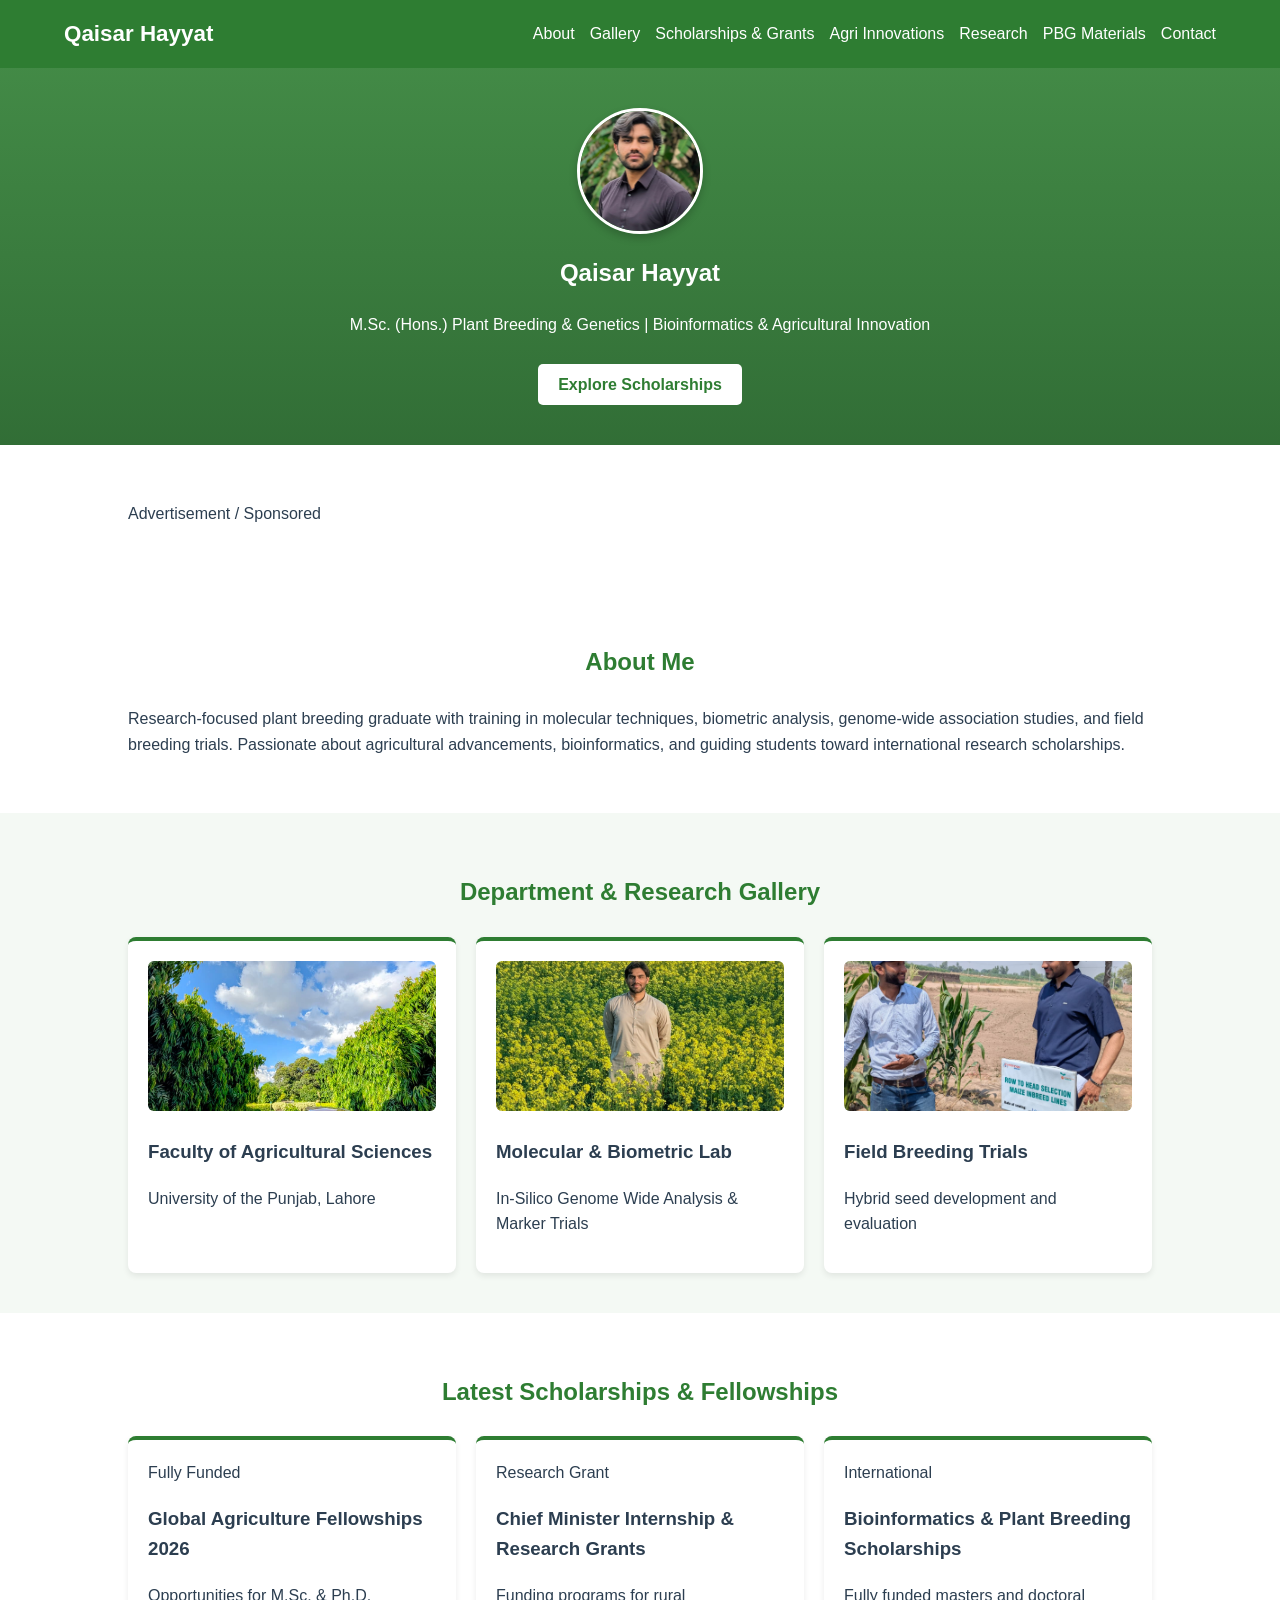
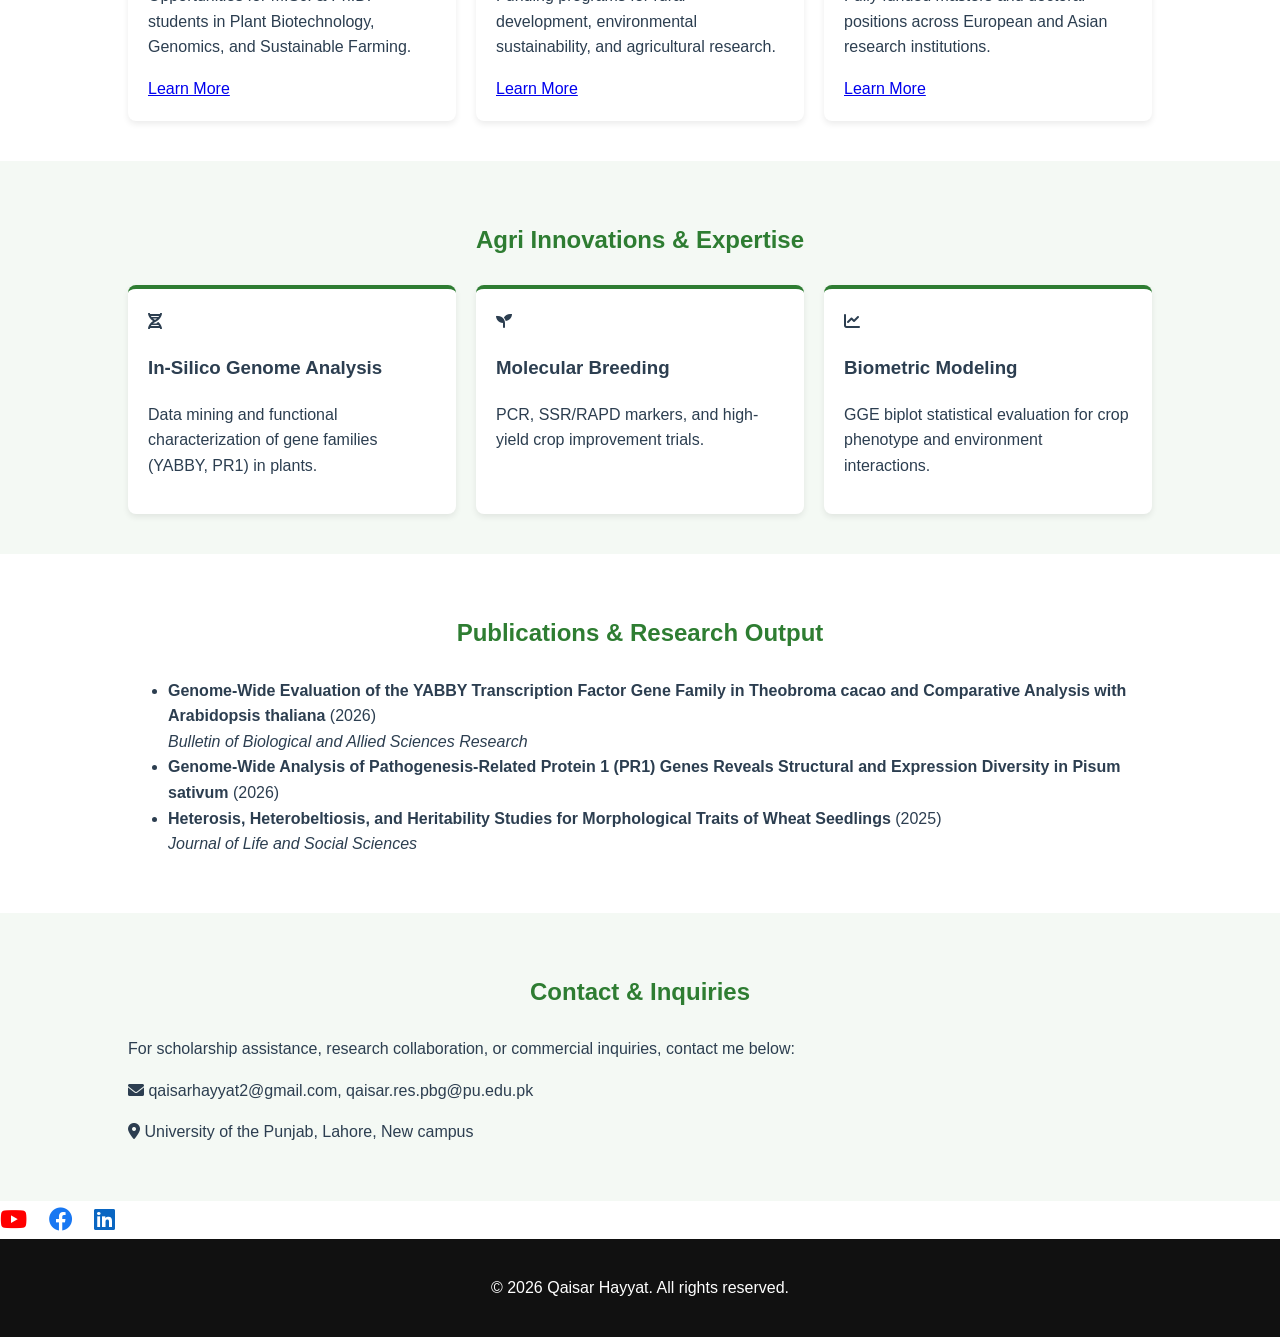
<file: index.html>
<!DOCTYPE html>
<html lang="en">
<head>
    <!-- SEO Meta Tags -->
    <meta name="description" content="Qaisar Hayyat - M.Sc. Plant Breeding & Genetics Scholar. Research in Molecular Breeding, Bioinformatics, Agricultural Innovations, and Global Scholarships.">
    <meta name="keywords" content="Qaisar Hayyat, Qaisar Hayyat PBG, Plant Breeding Lahore, Agricultural Innovation Pakistan, Agri Scholarships 2026, Genome Wide Analysis">
    <meta name="author" content="Qaisar Hayyat">
    <meta name="robots" content="index, follow">
    <meta charset="UTF-8">
    <meta name="viewport" content="width=device-width, initial-scale=1.0">
    <title>Qaisar Hayyat (qsh) | Academic, Agritech & Scholarship Portal</title>
    <link rel="stylesheet" href="style.css">
    <link href="https://cdnjs.cloudflare.com/ajax/libs/font-awesome/6.0.0/css/all.min.css" rel="stylesheet">
    <meta name="google-site-verification" content="u2R5m-7hxm11KhDNHvZsRU0qRxagIZrmC99paomy18g" />
   <script async src="https://pagead2.googlesyndication.com/pagead/js/adsbygoogle.js?client=ca-pub-3109854054610129"
     crossorigin="anonymous"></script> 
</head>
    <meta name="google-adsense-account" content="ca-pub-3109854054610129">
<body>

    <header>
        <div class="logo">Qaisar Hayyat</div>
        <nav>
            <ul>
                <li><a href="#about">About</a></li>
                <li><a href="#gallery">Gallery</a></li>
                <li><a href="#scholarships">Scholarships & Grants</a></li>
                <li><a href="#innovations">Agri Innovations</a></li>
                <li><a href="#research">Research</a></li>
                <li><a href="pbg-materials.html">PBG Materials</a></li>
                <li><a href="#contact">Contact</a></li>
            </ul>
        </nav>
    </header>

    <section class="hero">
        <div class="hero-content">
            <img src="qa.jpeg" alt="Qaisar Hayyat" class="profile-img">
            <h1>Qaisar Hayyat</h1>
            <p>M.Sc. (Hons.) Plant Breeding & Genetics | Bioinformatics & Agricultural Innovation</p>
            <a href="#scholarships" class="btn">Explore Scholarships</a>
        </div>
    </section>

    <div class="ad-banner container">
        <div class="ad-box">
            <p class="ad-label">Advertisement / Sponsored</p>
        </div>
    </div>

    <section id="about" class="container">
        <h2>About Me</h2>
        <p>Research-focused plant breeding graduate with training in molecular techniques, biometric analysis, genome-wide association studies, and field breeding trials. Passionate about agricultural advancements, bioinformatics, and guiding students toward international research scholarships.</p>
    </section>

    <section id="gallery" class="container bg-light">
        <h2>Department & Research Gallery</h2>
        <div class="grid">
            <div class="card gallery-card">
                <img src="dept.jpg.jpeg" alt="Department of PBG">
                <h3>Faculty of Agricultural Sciences</h3>
                <p>University of the Punjab, Lahore</p>
            </div>
            <div class="card gallery-card">
                <img src="lab.jpg.jpeg" alt="Lab Research">
                <h3>Molecular & Biometric Lab</h3>
                <p>In-Silico Genome Wide Analysis & Marker Trials</p>
            </div>
            <div class="card gallery-card">
                <img src="field.jpg.jpeg" alt="Field Trials">
                <h3>Field Breeding Trials</h3>
                <p>Hybrid seed development and evaluation</p>
            </div>
        </div>
    </section>

    <section id="scholarships" class="container">
        <h2>Latest Scholarships & Fellowships</h2>
        <div class="grid">
            <div class="card">
                <span class="badge">Fully Funded</span>
                <h3>Global Agriculture Fellowships 2026</h3>
                <p>Opportunities for M.Sc. & Ph.D. students in Plant Biotechnology, Genomics, and Sustainable Farming.</p>
                <a href="#contact" class="btn-small">Learn More</a>
            </div>
            <div class="card">
                <span class="badge">Research Grant</span>
                <h3>Chief Minister Internship & Research Grants</h3>
                <p>Funding programs for rural development, environmental sustainability, and agricultural research.</p>
                <a href="#contact" class="btn-small">Learn More</a>
            </div>
            <div class="card">
                <span class="badge">International</span>
                <h3>Bioinformatics & Plant Breeding Scholarships</h3>
                <p>Fully funded masters and doctoral positions across European and Asian research institutions.</p>
                <a href="#contact" class="btn-small">Learn More</a>
            </div>
        </div>
    </section>

    <section id="innovations" class="container bg-light">
        <h2>Agri Innovations & Expertise</h2>
        <div class="grid">
            <div class="card">
                <i class="fas fa-dna card-icon"></i>
                <h3>In-Silico Genome Analysis</h3>
                <p>Data mining and functional characterization of gene families (YABBY, PR1) in plants.</p>
            </div>
            <div class="card">
                <i class="fas fa-seedling card-icon"></i>
                <h3>Molecular Breeding</h3>
                <p>PCR, SSR/RAPD markers, and high-yield crop improvement trials.</p>
            </div>
            <div class="card">
                <i class="fas fa-chart-line card-icon"></i>
                <h3>Biometric Modeling</h3>
                <p>GGE biplot statistical evaluation for crop phenotype and environment interactions.</p>
            </div>
        </div>
    </section>

    <section id="research" class="container">
        <h2>Publications & Research Output</h2>
        <ul class="pub-list">
            <li>
                <strong>Genome-Wide Evaluation of the YABBY Transcription Factor Gene Family in Theobroma cacao and Comparative Analysis with Arabidopsis thaliana</strong> (2026)
                <br><em>Bulletin of Biological and Allied Sciences Research</em>
            </li>
            <li>
                <strong>Genome-Wide Analysis of Pathogenesis-Related Protein 1 (PR1) Genes Reveals Structural and Expression Diversity in Pisum sativum</strong> (2026)
            </li>
            <li>
                <strong>Heterosis, Heterobeltiosis, and Heritability Studies for Morphological Traits of Wheat Seedlings</strong> (2025)
                <br><em>Journal of Life and Social Sciences</em>
            </li>
        </ul>
    </section>

    <section id="contact" class="container bg-light">
        <h2>Contact & Inquiries</h2>
        <p>For scholarship assistance, research collaboration, or commercial inquiries, contact me below:</p>
        <div class="contact-details">
            <p><i class="fas fa-envelope"></i> qaisarhayyat2@gmail.com, qaisar.res.pbg@pu.edu.pk</p>
            <p><i class="fas fa-map-marker-alt"></i> University of the Punjab, Lahore, New campus</p>
            <div class="social-links" style="margin-top: 15px;">       
    </div>
</section>
    <!-- YouTube Channel -->
    <a href="https://www.youtube.com/@Qaisarhayyat17" target="_blank" style="margin-right: 15px; color: #ff0000; font-size: 1.5rem; text-decoration: none;">
        <i class="fab fa-youtube"></i>
    </a>
    
    <!-- Facebook Page -->
    <a href="https://www.facebook.com/Qsh" target="_blank" style="margin-right: 15px; color: #1877f2; font-size: 1.5rem; text-decoration: none;">
        <i class="fab fa-facebook"></i>
    </a>
    
    <!-- LinkedIn Profile -->
    <a href="https://www.linkedin.com/in/qaisar-hayyat-17gd" target="_blank" style="color: #0a66c2; font-size: 1.5rem; text-decoration: none;">
        <i class="fab fa-linkedin"></i>
    </a>
</div>
        </div>
    </section>

    <footer>
        <p>&copy; 2026 Qaisar Hayyat. All rights reserved.</p>
    </footer>

</body>
</html>
</file>
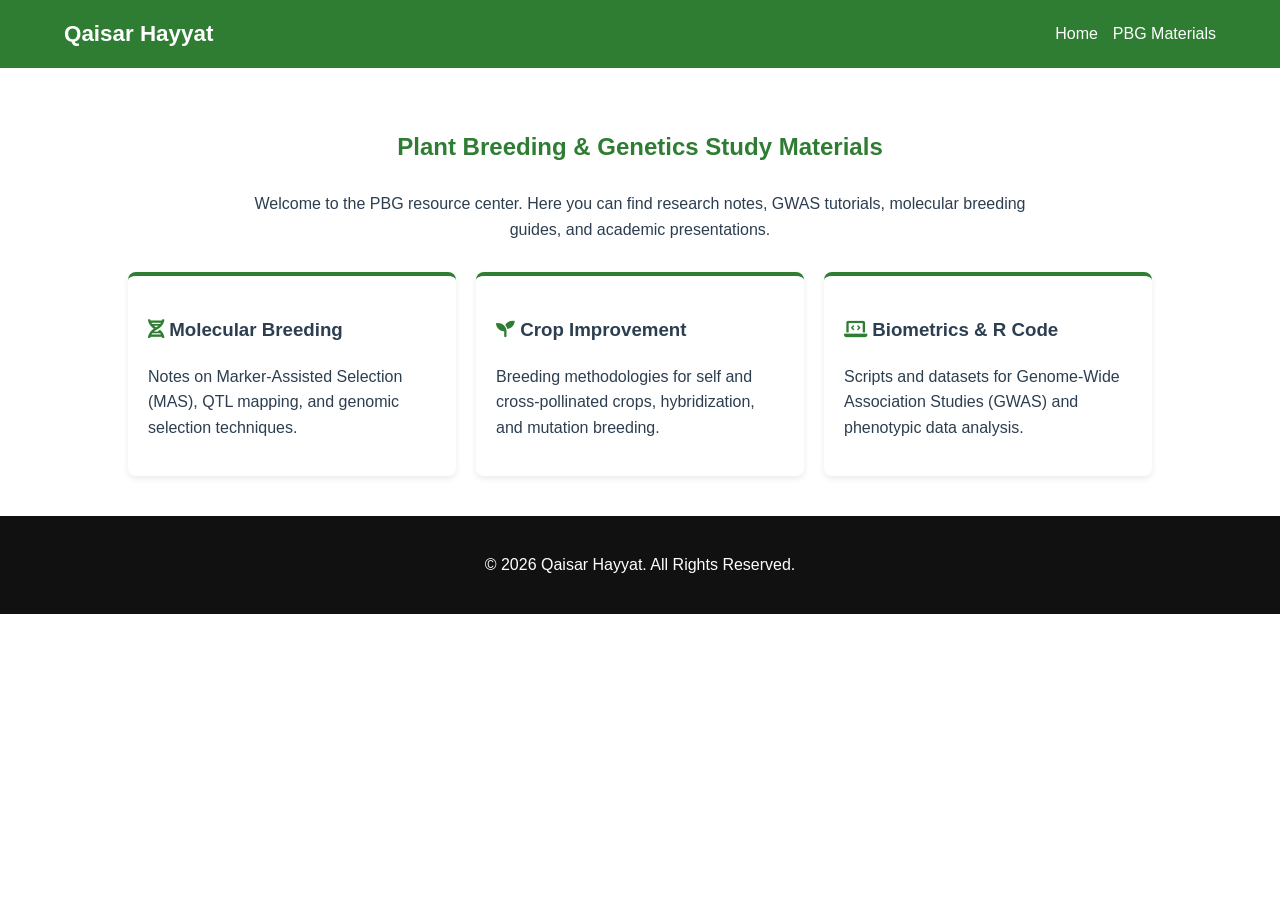
<file: pbg-materials.html>
<!DOCTYPE html>
<html lang="en">
<head>
    <meta charset="UTF-8">
    <meta name="viewport" content="width=device-width, initial-scale=1.0">
    <title>PBG Materials & Resources | Qaisar Hayyat</title>
    <link rel="stylesheet" href="style.css">
    <link rel="stylesheet" href="https://cdnjs.cloudflare.com/ajax/libs/font-awesome/6.0.0/css/all.min.css">
</head>
<body>

    <header>
        <div class="logo">Qaisar Hayyat</div>
        <nav>
            <ul>
                <li><a href="index.html">Home</a></li>
                <li><a href="pbg-materials.html">PBG Materials</a></li>
            </ul>
        </nav>
    </header>

    <section class="container" style="padding: 40px 10%;">
        <h2>Plant Breeding & Genetics Study Materials</h2>
        <p style="text-align: center; max-width: 800px; margin: 0 auto 30px auto;">
            Welcome to the PBG resource center. Here you can find research notes, GWAS tutorials, molecular breeding guides, and academic presentations.
        </p>

        <div class="grid">
            <div class="card">
                <h3><i class="fas fa-dna" style="color: #2e7d32;"></i> Molecular Breeding</h3>
                <p>Notes on Marker-Assisted Selection (MAS), QTL mapping, and genomic selection techniques.</p>
            </div>
            <div class="card">
                <h3><i class="fas fa-seedling" style="color: #2e7d32;"></i> Crop Improvement</h3>
                <p>Breeding methodologies for self and cross-pollinated crops, hybridization, and mutation breeding.</p>
            </div>
            <div class="card">
                <h3><i class="fas fa-laptop-code" style="color: #2e7d32;"></i> Biometrics & R Code</h3>
                <p>Scripts and datasets for Genome-Wide Association Studies (GWAS) and phenotypic data analysis.</p>
            </div>
        </div>
    </section>
    <footer>
        <p>&copy; 2026 Qaisar Hayyat. All Rights Reserved.</p>
    </footer>

</body>
</html>
</file>
<file: style.css>
:root {
    --primary-color: #2e7d32;
    --dark-green: #1b5e20;
    --text-color: #2c3e50;
    --light-bg: #f4f9f4;
    --white: #ffffff;
}

body {
    font-family: 'Segoe UI', Tahoma, Geneva, Verdana, sans-serif;
    margin: 0;
    padding: 0;
    color: var(--text-color);
    line-height: 1.6;
}

/* Header & Menu Styling */
header {
    background: var(--primary-color);
    color: var(--white);
    padding: 1rem 5%;
    display: flex;
    justify-content: space-between;
    align-items: center;
    position: sticky;
    top: 0;
    z-index: 1000;
}

header .logo {
    font-size: 1.4rem;
    font-weight: bold;
}

nav ul {
    list-style: none;
    display: flex;
    margin: 0;
    padding: 0;
}

nav ul li {
    margin-left: 15px;
}

nav ul li a {
    color: var(--white);
    text-decoration: none;
    font-weight: 500;
}

/* Hero Section & Profile Photo Fix */
.hero {
    background: linear-gradient(rgba(46, 125, 50, 0.9), rgba(27, 94, 32, 0.9));
    color: var(--white);
    text-align: center;
    padding: 40px 20px;
}

/* Photo Ko Chota Aur Gol Banane Ka Fix */
.profile-img, .hero img {
    width: 120px !important;
    height: 120px !important;
    border-radius: 50% !important;
    object-fit: cover !important;
    border: 3px solid #ffffff !important;
    display: block;
    margin: 0 auto 15px auto;
    box-shadow: 0 4px 8px rgba(0,0,0,0.2);
}

.btn {
    display: inline-block;
    background: var(--white);
    color: var(--primary-color);
    padding: 8px 20px;
    border-radius: 5px;
    text-decoration: none;
    font-weight: bold;
    margin-top: 10px;
}

/* Layout Containers */
.container {
    padding: 40px 10%;
}

.bg-light {
    background-color: var(--light-bg);
}

h2 {
    text-align: center;
    color: var(--primary-color);
    margin-bottom: 25px;
}

/* Cards & Gallery Fix */
.grid {
    display: grid;
    grid-template-columns: repeat(auto-fit, minmax(250px, 1fr));
    gap: 20px;
}

.card {
    background: var(--white);
    padding: 20px;
    border-radius: 8px;
    box-shadow: 0 3px 6px rgba(0,0,0,0.08);
    border-top: 4px solid var(--primary-color);
}

.gallery-card img {
    width: 100% !important;
    height: 150px !important;
    object-fit: cover !important;
    border-radius: 6px;
}

/* Footer */
footer {
    text-align: center;
    padding: 20px;
    background: #111;
    color: var(--white);
}

@media (max-width: 768px) {
    header {
        flex-direction: column;
    }
    nav ul {
        margin-top: 10px;
        flex-wrap: wrap;
        justify-content: center;
    }
    nav ul li {
        margin: 5px 8px;
    }
}
</file>
